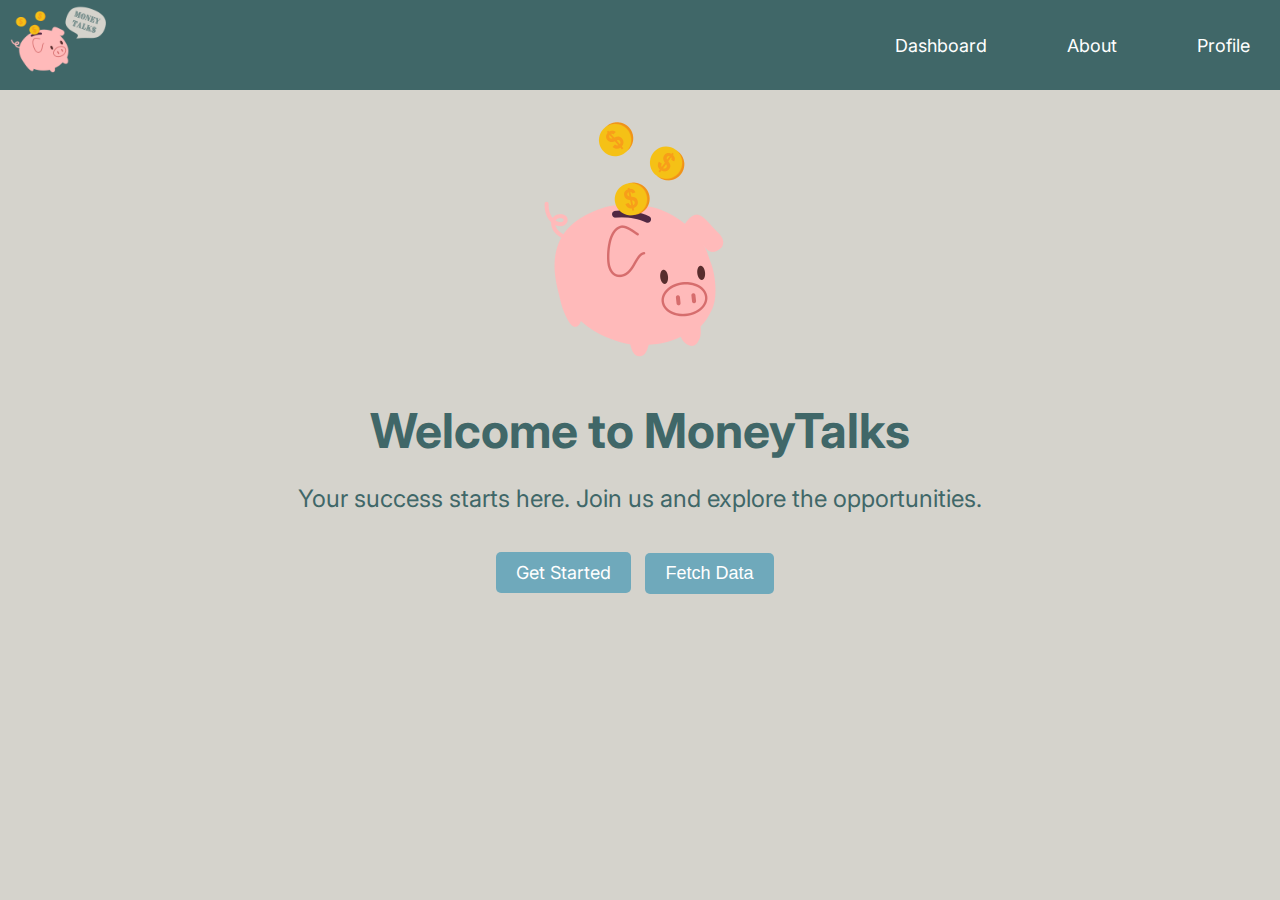
<file: src/frontend/index.html>
<!DOCTYPE html>
<html lang="en">
<head>
    <meta charset="UTF-8">
    <meta name="viewport" content="width=device-width, initial-scale=1.0">
    <title>MoneyTalks</title>
    <link rel="stylesheet" href="styles.css">
    <style>
        @import url('https://fonts.googleapis.com/css2?family=Inter:ital,opsz,wght@0,14..32,100..900;1,14..32,100..900&display=swap');
        </style>
</head>
<body>
    <header class="hero">
        <nav class="navbar">
            <div class="logo"><a href="index.html"><img src="assets/logo.png" width="100"></a></div>
            <ul class="nav-links">
               <!-- <li><a href="#index">Home</a></li> -->
               <li><a href="dashboard.html">Dashboard</a></li>
               <li><a href="about.html">About</a></li>
               <li><a href="profile.html">Profile</a></li>
            </ul>
        </nav>
        <div class="hero-content">
            <img src="assets/pig.png" width="250" id="homepic">
            <h1>Welcome to MoneyTalks</h1>
            <p>Your success starts here. Join us and explore the opportunities.</p>
            <a href="#get-started" class="btn">Get Started</a>
            <button id="fetch-data-btn" class="btn">Fetch Data</button  >
            <div id="api-result"></div>
        </div>
    </header>
    <script src="scripts.js"></script>
</body>
</html>
</file>
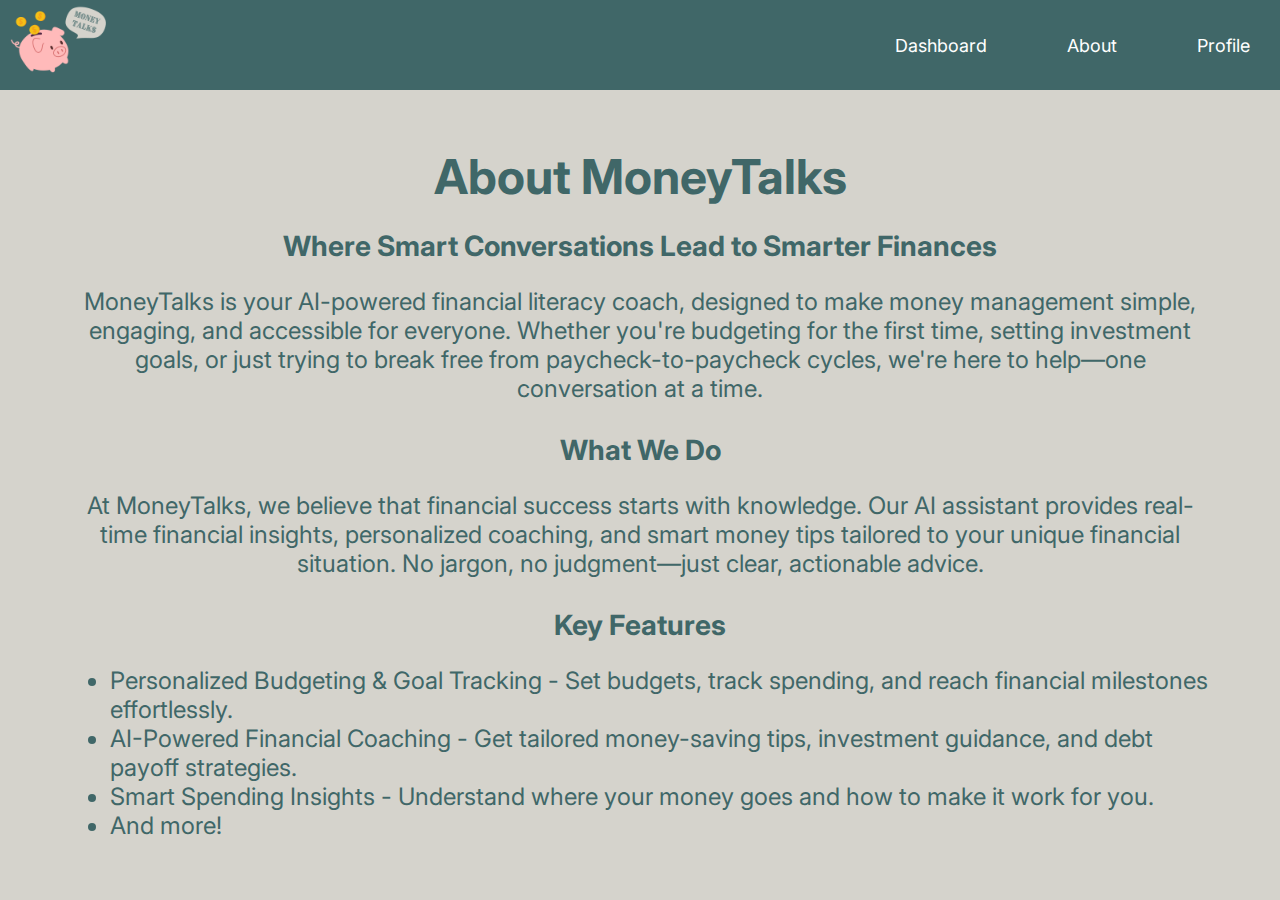
<file: src/frontend/about.html>
<!DOCTYPE html>
<html lang="en">
<head>
    <meta charset="UTF-8">
    <meta name="viewport" content="width=device-width, initial-scale=1.0">
    <title>About</title>
    <link rel="stylesheet" href="styles.css">
    <style>
        @import url('https://fonts.googleapis.com/css2?family=Inter:ital,opsz,wght@0,14..32,100..900;1,14..32,100..900&display=swap');
        </style>
</head>
<body>
    <header class="hero">
        <nav class="navbar">
            <div class="logo"><a href="index.html"><img src="assets/logo.png" width="100"></a></div>
            <ul class="nav-links">
               <!-- <li><a href="#index">Home</a></li> -->
               <li><a href="dashboard.html">Dashboard</a></li>
               <li><a href="about.html">About</a></li>
               <li><a href="profile.html">Profile</a></li>
            </ul>
        </nav>
        <div class="hero-content" id="about">
            <h1>About MoneyTalks</h1>
            <h2>Where Smart Conversations Lead to Smarter Finances</h2>
            <p>MoneyTalks is your AI-powered financial literacy coach, designed to make money management simple, engaging, and accessible for everyone. Whether you're budgeting for the first time, setting investment goals, or just trying to break free from paycheck-to-paycheck cycles, we're here to help—one conversation at a time.</p>
            <h2>What We Do</h2>
            <p>At MoneyTalks, we believe that financial success starts with knowledge. Our AI assistant provides real-time financial insights, personalized coaching, and smart money tips tailored to your unique financial situation. No jargon, no judgment—just clear, actionable advice.</p>
            <h2>Key Features</h2>
            <ul class="features-list">
                <li>Personalized Budgeting & Goal Tracking - Set budgets, track spending, and reach financial milestones effortlessly.</li>
                <li>AI-Powered Financial Coaching - Get tailored money-saving tips, investment guidance, and debt payoff strategies.</li>
                <li>Smart Spending Insights - Understand where your money goes and how to make it work for you.</li>
                <li>And more!</li>
            </ul>
        </div>
    </header>
    <script src="scripts.js"></script>
</body>
</html><!DOCTYPE html>
</file>
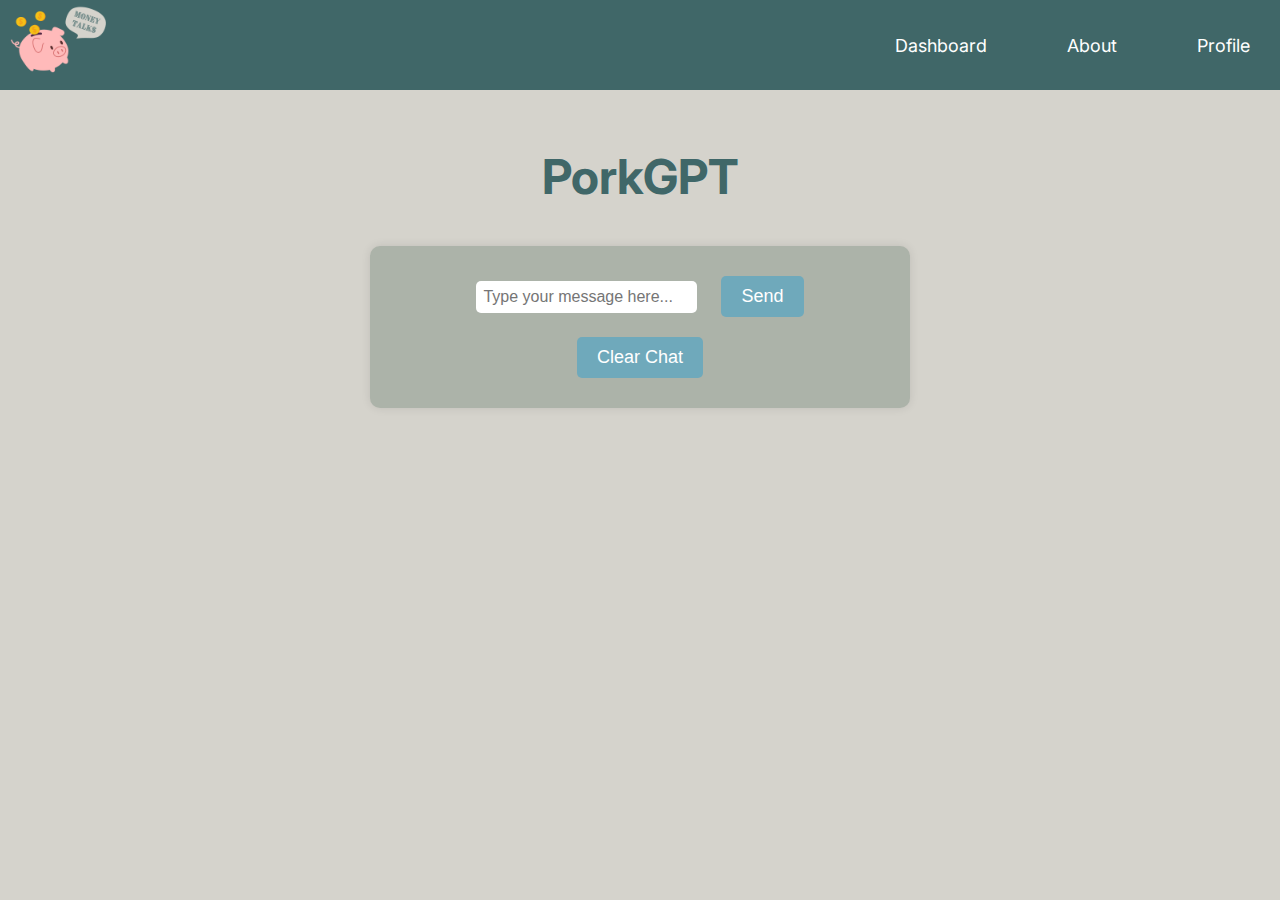
<file: src/frontend/chatbot.html>
<!DOCTYPE html>
<html lang="en">
<head>
    <meta charset="UTF-8">
    <meta name="viewport" content="width=device-width, initial-scale=1.0">
    <title>PorkGPT</title>
    <link rel="stylesheet" href="styles.css">
    <style>
        @import url('https://fonts.googleapis.com/css2?family=Inter:ital,opsz,wght@0,14..32,100..900;1,14..32,100..900&display=swap');
        </style>
</head>
<body>
    <header class="hero">
        <nav class="navbar">
            <div class="logo"><a href="index.html"><img src="assets/logo.png" width="100"></a></div>
            <ul class="nav-links">
               <!-- <li><a href="#index">Home</a></li> -->
               <li><a href="dashboard.html">Dashboard</a></li>
               <li><a href="about.html">About</a></li>
               <li><a href="profile.html">Profile</a></li>
            </ul>
        </nav>
        <div class="hero-content">
            <h1>PorkGPT</h1>
            <div class = "cards">
            <div class="chat-container">
                <div id="chat-history" class="chat-history"></div>
                <form id="chat-form" class="chat-form">
                    <input type="text" id="user-input" class="user-input" placeholder="Type your message here..." required>
                    <button type="submit" class="send-button">Send</button>
                </form>
                <button id="clear-chat" class="clear-button">Clear Chat</button>
            </div>
        </div>
            <script>
                document.addEventListener('DOMContentLoaded', (event) => {
                    const chatHistory = document.getElementById('chat-history');
                    const chatForm = document.getElementById('chat-form');
                    const userInput = document.getElementById('user-input');
                    const clearChatButton = document.getElementById('clear-chat');
            
                    // Load chat history from local storage
                    const loadChatHistory = () => {
                        const history = JSON.parse(localStorage.getItem('chatHistory')) || [];
                        chatHistory.innerHTML = '';
                        history.forEach(message => {
                            const messageElement = document.createElement('div');
                            messageElement.className = 'chat-message';
                            messageElement.textContent = message;
                            chatHistory.appendChild(messageElement);
                        });
                    };
            
                    // Save chat history to local storage
                    const saveChatHistory = (message) => {
                        const history = JSON.parse(localStorage.getItem('chatHistory')) || [];
                        history.push(message);
                        localStorage.setItem('chatHistory', JSON.stringify(history));
                    };
            
                    // Clear chat history from local storage and chat window
                    const clearChatHistory = () => {
                        localStorage.removeItem('chatHistory');
                        chatHistory.innerHTML = '';
                    };
            
                    // Show loading indicator
                    const showLoading = () => {
                        const loadingElement = document.createElement('div');
                        loadingElement.className = 'loading';
                        loadingElement.textContent = 'Loading...';
                        chatHistory.appendChild(loadingElement);
                    };
            
                    // Remove loading indicator
                    const removeLoading = () => {
                        const loadingElement = document.querySelector('.loading');
                        if (loadingElement) {
                            chatHistory.removeChild(loadingElement);
                        }
                    };
            
                    // Handle form submission
                    chatForm.addEventListener('submit', async (event) => {
                        event.preventDefault();
                        const message = userInput.value;
                        const user_id = 69; // KEEP THIS HERE FOR NOW

                        if (message.trim() !== '') {
                            saveChatHistory(`You: ${message}`);
                            loadChatHistory();
                            userInput.value = '';

                            showLoading();

                            const bodyData = {
                                "user_id": user_id,
                                "message": message
                            }

                            try {
                                const response = await fetch('http://localhost:3000/chat', {
                                    method: 'POST',
                                    headers: {
                                        'Content-Type': 'application/json'
                                    },
                                    body: JSON.stringify(bodyData),
                                });
                                const data = await response.json();
                                saveChatHistory(`PorkGPT: ${data.msg}`);
                                loadChatHistory();
                            } catch (error) {
                                console.error('Error:', error);
                            } finally {
                                removeLoading();
                            }
                        }
                    });
            
                    // Handle clear chat button click
                    clearChatButton.addEventListener('click', async () => {
                        const user_id = 69; // KEEP THIS HERE FOR NOW
                        try {
                            const response = await fetch('http://localhost:3000/clear-history', {
                                method: 'POST',
                                headers: {
                                    'Content-Type': 'application/json'
                                },
                                body: JSON.stringify({ user_id }),
                            });
                            const data = await response.json();
                            if (data.status === 0) {
                                clearChatHistory();
                            } else {
                                console.error('Error clearing chat history:', data.msg);
                            }
                        } catch (error) {
                            console.error('Error:', error);
                        }
                    });
            
                    // Initial load of chat history
                    loadChatHistory();
                });
            </script>
        </div>
    </header>
    <script src="scripts.js"></script>
</body>
</html>
</file>
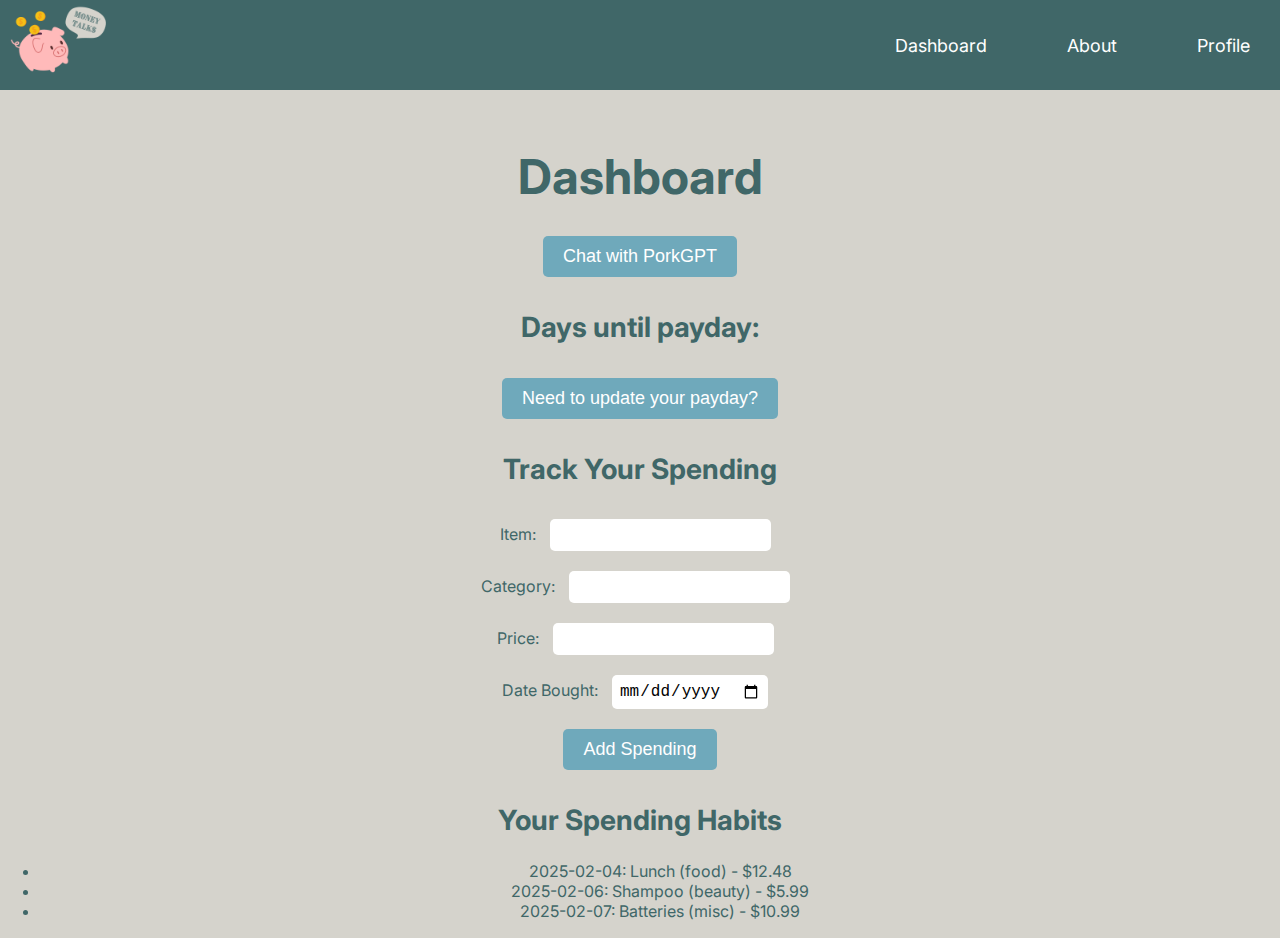
<file: src/frontend/dashboard.html>
<!DOCTYPE html>
<html lang="en">
<head>
    <meta charset="UTF-8">
    <meta name="viewport" content="width=device-width, initial-scale=1.0">
    <title>MoneyTalks</title>
    <link rel="stylesheet" href="styles.css">
    <style>
        @import url('https://fonts.googleapis.com/css2?family=Inter:ital,opsz,wght@0,14..32,100..900;1,14..32,100..900&display=swap');
        </style>
</head>
<body>
    <header class="hero">
        <nav class="navbar">
            <div class="logo"><a href="index.html"><img src="assets/logo.png" width="100"></a></div>
            <ul class="nav-links">
               <!-- <li><a href="#index">Home</a></li> -->
               <li><a href="dashboard.html">Dashboard</a></li>
               <li><a href="about.html">About</a></li>
               <li><a href="profile.html">Profile</a></li>
            </ul>
        </nav>
        <div class="hero-content">
            <h1>Dashboard</h1>
            <button onclick="window.location.href='chatbot.html'">Chat with PorkGPT</button>
            <div id="countdown">
                <h2>Days until payday:</h2>
                <div id="time"></div>
            </div>

            <button id="show-update-form">Need to update your payday?</button>
            <div id="update-form" style="display: none;">
                <label for="payday">Enter your next payday (YYYY-MM-DD):</label>
                <input type="date" id="payday" name="payday">
                <br>
                <label for="frequency">Pay frequency (days):</label>
                <input type="number" id="frequency" name="frequency" min="1">
                <br>
                <button onclick="updateCountdown()">Update</button>
            </div>

            <script>
                let interval;

                function countdown(payday, frequency) {
                    const now = new Date().getTime();
                    const distance = payday - now;

                    const days = Math.ceil(distance / (1000 * 60 * 60 * 24));

                    document.getElementById('time').innerHTML = days;

                    if (distance < 0) {
                        clearInterval(interval);
                        document.getElementById('time').innerHTML = 'Today is payday!';
                    }
                }

                function updateCountdown() {
                    const paydayInput = document.getElementById('payday').value;
                    const frequencyInput = document.getElementById('frequency').value;

                    if (paydayInput && frequencyInput) {
                        const payday = new Date(paydayInput).getTime();
                        const frequency = parseInt(frequencyInput);

                        localStorage.setItem('payday', payday);
                        localStorage.setItem('frequency', frequency);

                        clearInterval(interval);
                        interval = setInterval(() => countdown(new Date(payday), frequency), 1000);
                    }
                }

                document.getElementById('show-update-form').addEventListener('click', function() {
                    document.getElementById('update-form').style.display = 'block';
                });

                window.onload = function() {
                    const payday = localStorage.getItem('payday');
                    const frequency = localStorage.getItem('frequency');

                    if (payday && frequency) {
                        interval = setInterval(() => countdown(new Date(parseInt(payday)), parseInt(frequency)), 1000);
                    }
                }
            </script>
            <div id="spending-form"> 
                <h2>Track Your Spending</h2>
                <label for="item">Item:</label>
                <input type="text" id="item" name="item">
                <br>
                <label for="category">Category:</label>
                <input type="text" id="category" name="category">
                <br>
                <label for="amount">Price:</label>
                <input type="number" id="amount" name="amount" step="0.01">
                <br>
                <label for="date">Date Bought:</label>
                <input type="date" id="date" name="date">
                <br>
                <button onclick="addSpending()">Add Spending</button>
            </div>

            <h2>Your Spending Habits</h2>
            <ul id="spending-list">
                <li>2025-02-04: Lunch (food) - $12.48</li>
                <li>2025-02-06: Shampoo (beauty) - $5.99</li>
                <li>2025-02-07: Batteries (misc) - $10.99</li>
            </ul>

            <script>
                function addSpending() {
                    const item = document.getElementById('item').value;
                    const category = document.getElementById('category').value;
                    const amount = document.getElementById('amount').value;
                    const date = document.getElementById('date').value;

                    if (item && category && amount && date) {
                        const spendingList = document.getElementById('spending-list');
                        const listItem = document.createElement('li');
                        listItem.textContent = `${date}: ${item} (${category}) - $${amount}`;
                        
                        // Add delete button
                        const deleteButton = document.createElement('button');
                        deleteButton.textContent = 'Delete';
                        deleteButton.className = 'delete-button';
                        deleteButton.onclick = function() {
                            spendingList.removeChild(listItem);
                            deleteSpending(item, category, amount, date);
                        };
                        listItem.appendChild(deleteButton);

                        spendingList.appendChild(listItem);

                        // Save to local storage
                        const spendingData = JSON.parse(localStorage.getItem('spendingData')) || [];
                        spendingData.push({ item, category, amount, date });
                        localStorage.setItem('spendingData', JSON.stringify(spendingData));
                    }
                }

                function deleteSpending(item, category, amount, date) {
                    let spendingData = JSON.parse(localStorage.getItem('spendingData')) || [];
                    spendingData = spendingData.filter(spending => 
                        spending.item !== item || 
                        spending.category !== category || 
                        spending.amount !== amount || 
                        spending.date !== date
                    );
                    localStorage.setItem('spendingData', JSON.stringify(spendingData));
                }

                // Load spending data from local storage on page load
                window.onload = function() {
                    const spendingData = JSON.parse(localStorage.getItem('spendingData')) || [];
                    const spendingList = document.getElementById('spending-list');
                    spendingData.forEach(spending => {
                        const listItem = document.createElement('li');
                        listItem.textContent = `${spending.date}: ${spending.item} (${spending.category}) - $${spending.amount}`;
                        
                        // Add delete button
                        const deleteButton = document.createElement('button');
                        deleteButton.textContent = 'Delete';
                        deleteButton.onclick = function() {
                            spendingList.removeChild(listItem);
                            deleteSpending(spending.item, spending.category, spending.amount, spending.date);
                        };
                        listItem.appendChild(deleteButton);

                        spendingList.appendChild(listItem);
                    });
                }
            </script>
        </div>
    </header>
    <script src="scripts.js"></script>
</body>
</html>
</file>
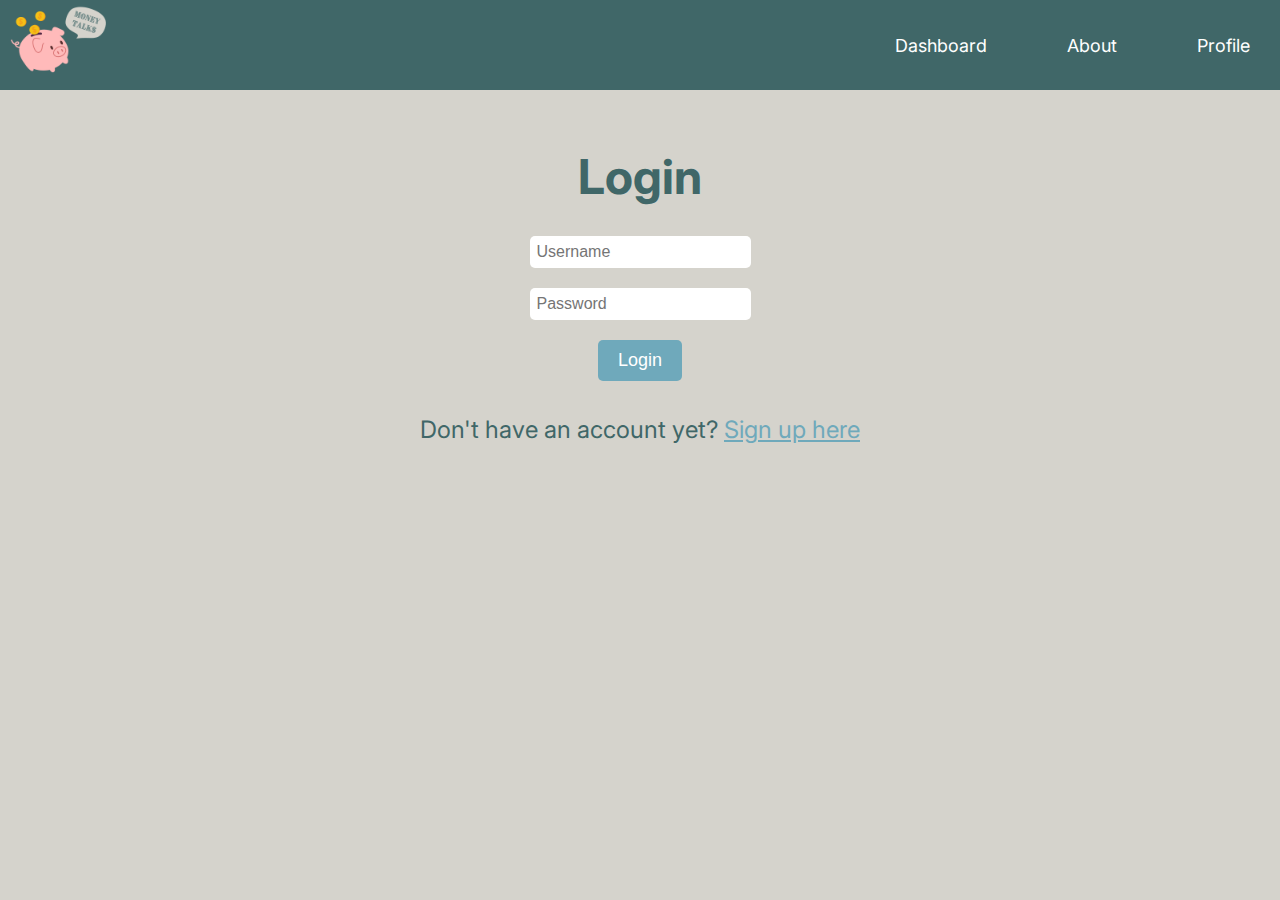
<file: src/frontend/login.html>
<!DOCTYPE html>
<html lang="en">
<head>
    <meta charset="UTF-8">
    <meta name="viewport" content="width=device-width, initial-scale=1.0">
    <title>MoneyTalks</title>
    <link rel="stylesheet" href="styles.css">
    <style>
        @import url('https://fonts.googleapis.com/css2?family=Inter:ital,opsz,wght@0,14..32,100..900;1,14..32,100..900&display=swap');
        </style>
</head>
<body>
    <header class="hero">
        <nav class="navbar">
            <div class="logo"><a href="index.html"><img src="assets/logo.png" width="100"></a></div>
            <ul class="nav-links">
               <!-- <li><a href="#index">Home</a></li> -->
               <li><a href="dashboard.html">Dashboard</a></li>
               <li><a href="about.html">About</a></li>
               <li><a href="profile.html">Profile</a></li>
            </ul>
        </nav>
        <div class="hero-content">
            <h1>Login</h1>
            <div class ="login">
            <div class="login-form">
                <input type="text" id="username" placeholder="Username" required>
                <br>
                <input type="password" id="password" placeholder="Password" required>
                <br>
                <button type="button" onclick="login()">Login</button>
            </div>
            <p>Don't have an account yet? <a href="signup.html">Sign up here</a></p>
            </div>
        </div>
    </header>
    <script src="scripts.js"></script>
</body>
</html>
</file>
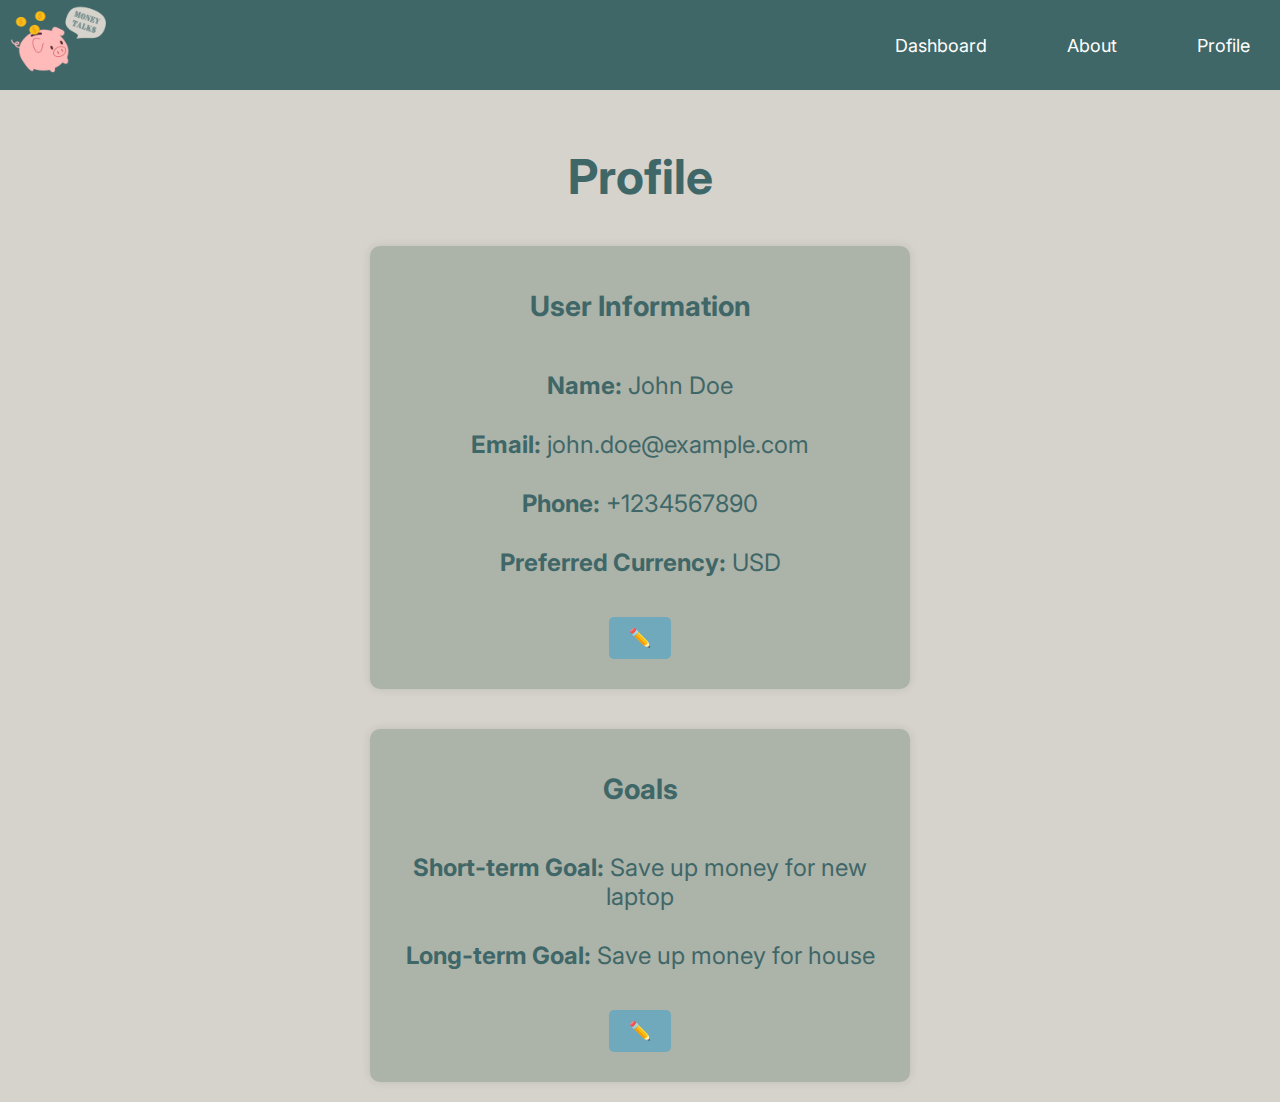
<file: src/frontend/profile.html>
<!DOCTYPE html>
<html lang="en">
<head>
    <meta charset="UTF-8">
    <meta name="viewport" content="width=device-width, initial-scale=1.0">
    <title>Profile</title>
    <link rel="stylesheet" href="styles.css">
    <style>
        @import url('https://fonts.googleapis.com/css2?family=Inter:ital,opsz,wght@0,14..32,100..900;1,14..32,100..900&display=swap');
        </style>
</head>
<body>
    <header class="hero">
        <nav class="navbar">
            <div class="logo"><a href="index.html"><img src="assets/logo.png" width="100"></a></div>
            <ul class="nav-links">
               <!-- <li><a href="#index">Home</a></li> -->
               <li><a href="dashboard.html">Dashboard</a></li>
               <li><a href="about.html">About</a></li>
               <li><a href="profile.html">Profile</a></li>
            </ul>
        </nav>
        <div class="hero-content">
            <h1>Profile</h1>
            <div class="cards">
            <div class="profile-card">
                <div class="profile-header">
                    <h2>User Information</h2>
                </div>
                <div class="profile-details">
                    <p><strong>Name:</strong> <span id="name">John Doe</span></p>
                    <p><strong>Email:</strong> <span id="email">john.doe@example.com</span></p>
                    <p><strong>Phone:</strong> <span id="phone">+1234567890</span></p>
                    <p><strong>Preferred Currency:</strong> <span id="currency">USD</span></p>
                </div>
                <button class="edit-button" onclick="editProfile()">✏️</button>
            </div>
            <div class="profile-card">
                <div class="profile-header">
                    <h2>Goals</h2>
                </div>
                <div class="profile-details">
                    <p><strong>Short-term Goal:</strong> Save up money for new laptop</p>
                    <p><strong>Long-term Goal:</strong> Save up money for house</p>
                </div>
                <button class="edit-button" onclick="editGoals()">✏️</button>
            </div>
        </div>  
            </div>
        </div>
    </header>
    <script src="scripts.js"></script>
</body>
</html>
</file>
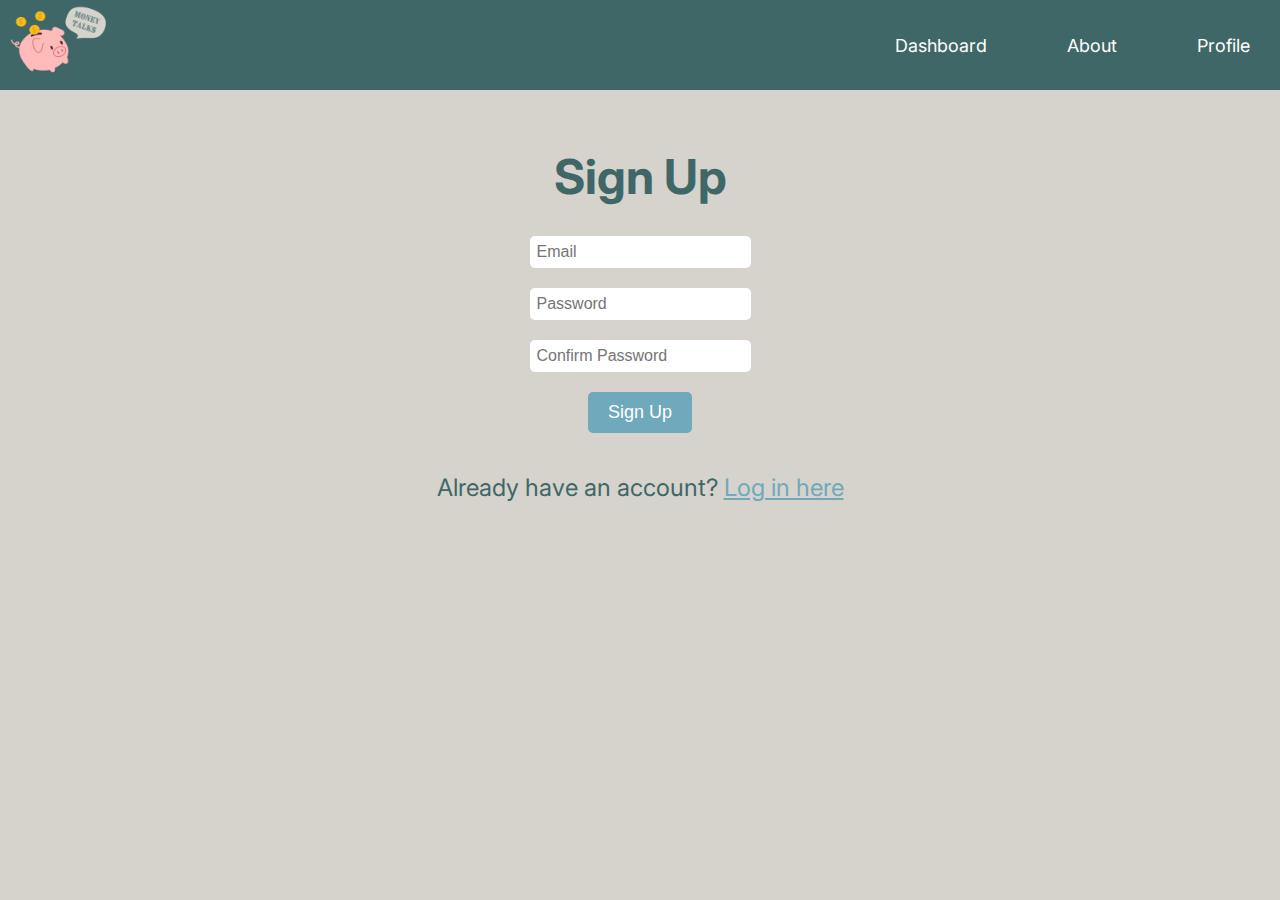
<file: src/frontend/signup.html>
<!DOCTYPE html>
<html lang="en">
<head>
    <meta charset="UTF-8">
    <meta name="viewport" content="width=device-width, initial-scale=1.0">
    <title>MoneyTalks</title>
    <link rel="stylesheet" href="styles.css">
    <style>
        @import url('https://fonts.googleapis.com/css2?family=Inter:ital,opsz,wght@0,14..32,100..900;1,14..32,100..900&display=swap');
        </style>
</head>
<body>
    <header class="hero">
        <nav class="navbar">
            <div class="logo"><a href="index.html"><img src="assets/logo.png" width="100"></a></div>
            <ul class="nav-links">
               <!-- <li><a href="#index">Home</a></li> -->
               <li><a href="dashboard.html">Dashboard</a></li>
               <li><a href="about.html">About</a></li>
               <li><a href="profile.html">Profile</a></li>
            </ul>
        </nav>
        <div class="hero-content">
            <h1>Sign Up</h1>
            <div class="signup">
            <form action="signup.php" method="POST">
            <input type="email" name="email" placeholder="Email" required>
            <br>
            <input type="password" name="password" placeholder="Password" required>
            <br>
            <input type="password" name="confirm_password" placeholder="Confirm Password" required>
            <br>
            <button type="submit">Sign Up</button>
            </form>
            <p id="signup-feedback"></p>
            <p>Already have an account? <a href="login.html">Log in here</a></p>
        </div>
        </div>
    </header>
    <script src="scripts.js"></script>
</body>
</html>
</file>
<file: src/frontend/styles.css>
body, html {
    margin: 0;
    padding: 0;
    font-family: "Inter", serif;
    background-color: #d5d3cc; /* Solid background color */
}


.hero {
    height: 100vh;
    color: #406768;
    display: flex;
    flex-direction: column;
}

.navbar {
    display: flex;
    justify-content: space-between;
    align-items: center;
    background-color: #406768; /* Complementing color for navbar */
    color: #d5d3cc;
    height: 90px;
    margin-bottom: 25px;
}

.logo {
    font-weight: bold;
    margin-left: 10px;
}

.nav-links {
    list-style: none;
    display: flex;
    gap: 20px;
}

.nav-links a:hover {
    background-color: #6fa9bb;
    border-radius: 100px;
}

.nav-links a {
    color: white;
    text-decoration: none;
    font-size: 18px;
    padding: 20px;
    margin: 10px;
}

.hero-content {
    text-align: center;
    margin-bottom: 50px;
}

.hero-content h1 {
    font-size: 48px;
    margin-bottom: 20px;
}

.hero-content p {
    font-size: 24px;
    margin-bottom: 30px;
}

.btn {
    padding: 10px 20px;
    background-color: #6fa9bb;
    color: white;
    text-decoration: none;
    font-size: 18px;
    border-radius: 5px;
    border: none;
}

.btn:hover {
    background-color: #406768;
}

input {
    margin: 10px;
    padding: 7px;
    font-size: 16px;
    border: none;
    border-radius: 5px;
}

button {
    margin: 10px;
    padding: 10px 20px;
    background-color: #6fa9bb;
    color: white;
    text-decoration: none;
    font-size: 18px;
    border-radius: 5px;
    border: none;
}

button:hover {
    background-color: #406768;
}

#time {
    font-size: 50px;
    margin-bottom: 20px;
}

.delete-button {
    font-size: 14px;
    padding: 6px;
    margin-top: 0px;
    margin-bottom: 0px;
    margin: 10px;
}

#about {
    margin-right: 70px;
    margin-left: 70px;
}

h2 {
    font-size: 28px;
}

.profile-card {
    display: flex;
    flex-direction: column;
    align-items: center;
    margin: 20px;
    padding: 20px;
    background-color: #acb3a9;
    border-radius: 10px;
    box-shadow: 0 0 10px rgba(0, 0, 0, 0.1);
    width: 500px;
}

.cards {
    display: flex;
    flex-direction: column;
    align-items: center;
    justify-content: center;
    text-align: center;
}

.signup a {
    color: #6fa9bb;
}

.signup a:hover {
    color: #406768;
}

.signup a:visited {
    color: #19350c;
}

.signup a:visited:hover {
    color: #406768;
}

.login a {
    color: #6fa9bb;
}

.login a:hover {
    color: #406768;
}

.login a:visited {
    color: #19350c;
}

.login a:visited:hover {
    color: #406768;
}

.features-list {
    display: inline-block;
    text-align: left;
    font-size: 24px;
    margin: 0px;
}

.loading {
    font-family: "Inter", serif;
    font-style: italic;
    color: gray;
}

.chat-container {
    display: flex;
    flex-direction: column;
    align-items: center;
    margin: 20px;
    padding: 20px;
    background-color: #acb3a9;
    border-radius: 10px;
    box-shadow: 0 0 10px rgba(0, 0, 0, 0.1);
    width: 500px;
}
</file>
